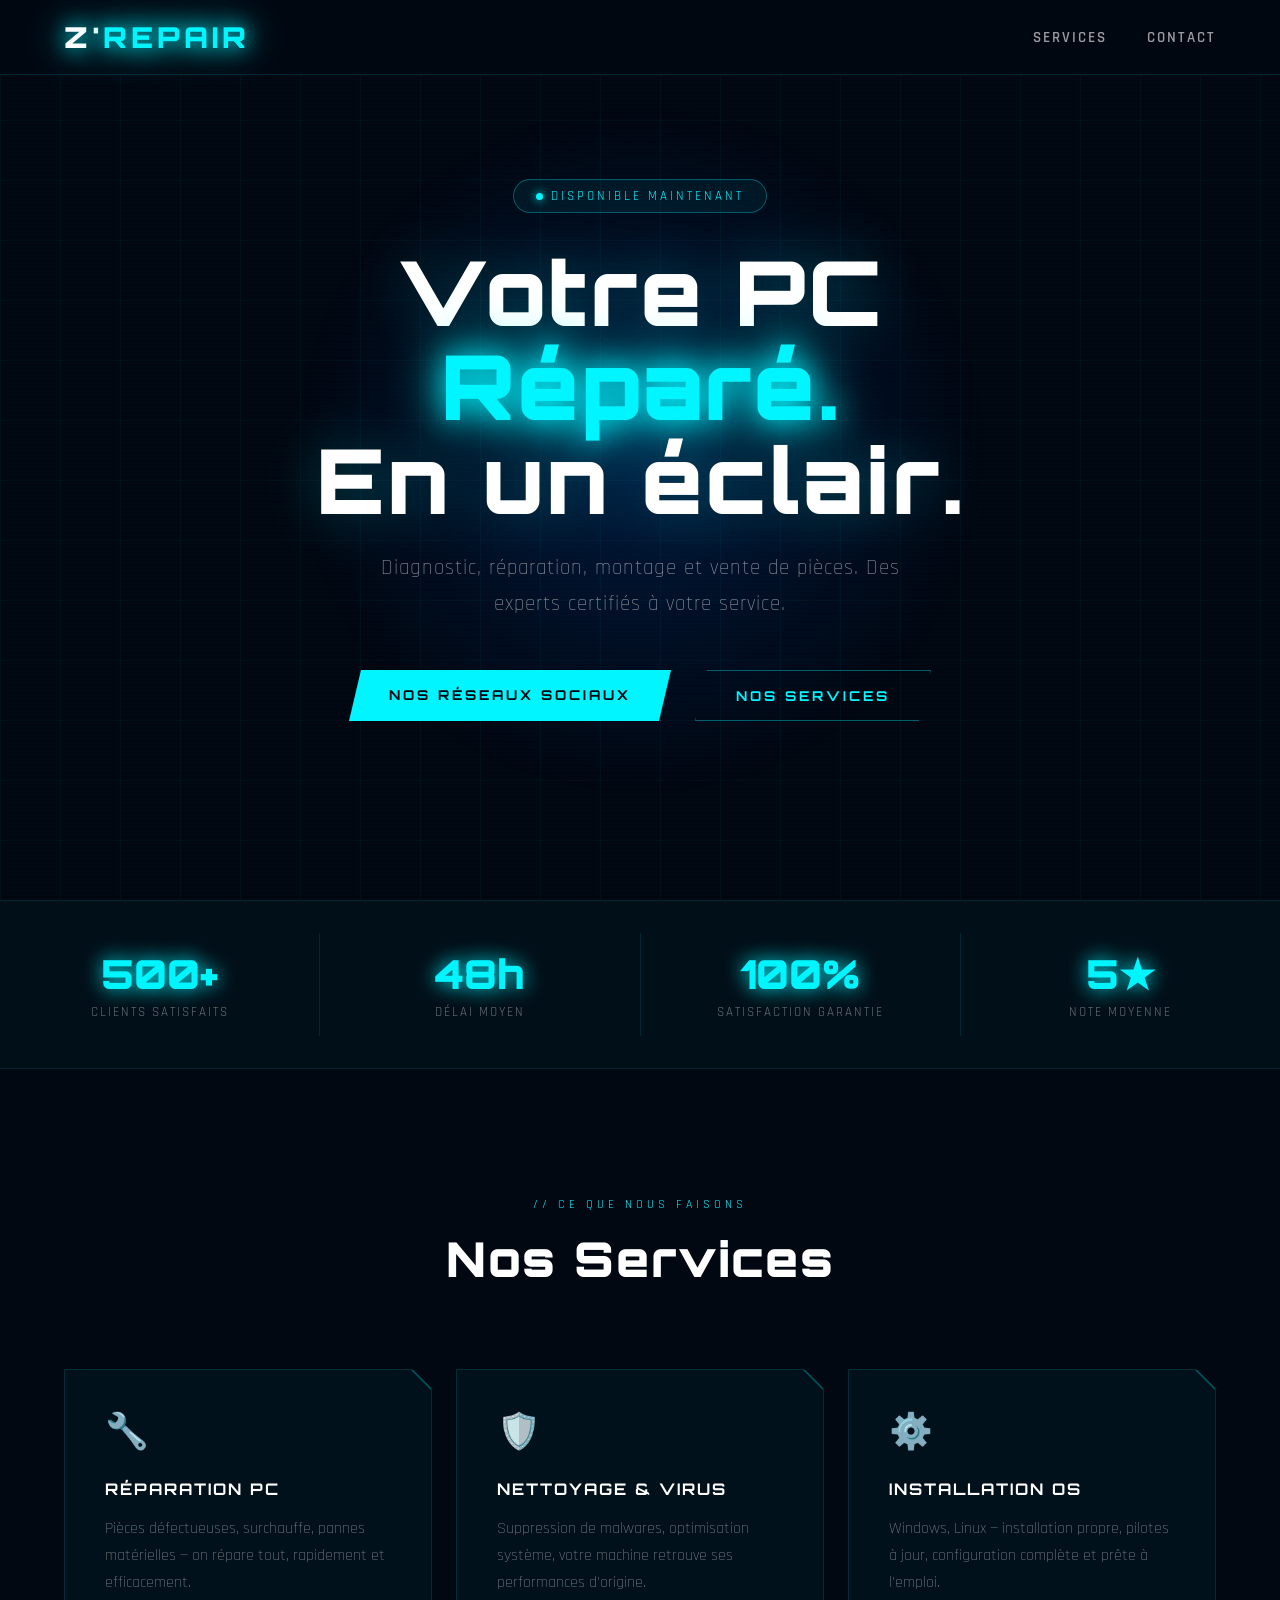
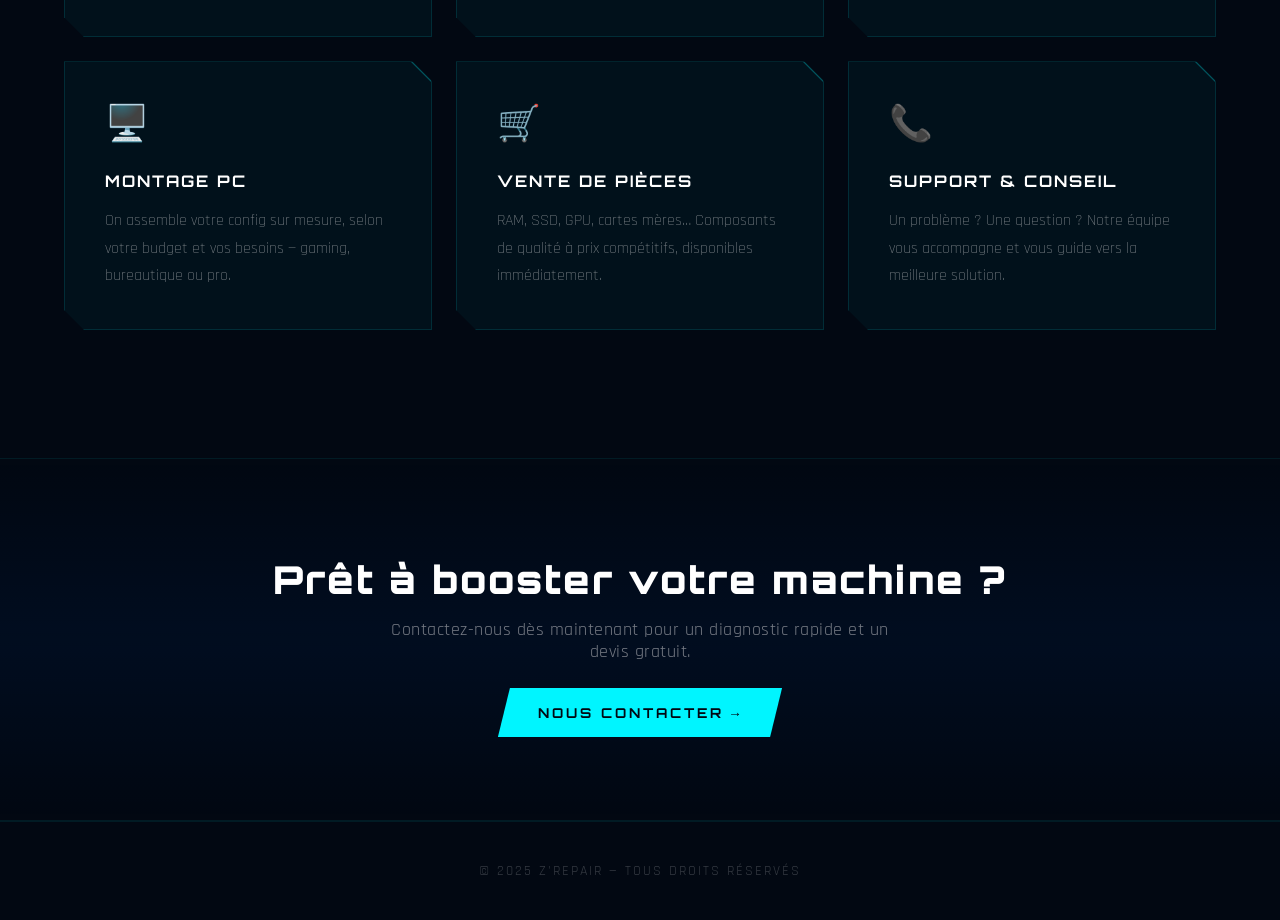
<file: index.html>
<!DOCTYPE html>
<html lang="fr">
<head>
    <meta charset="UTF-8">
    <meta name="viewport" content="width=device-width, initial-scale=1.0">
    <title>Z'Repair — Experts PC & Tech</title>
    <link href="https://fonts.googleapis.com/css2?family=Orbitron:wght@400;700;900&family=Rajdhani:wght@300;400;600&display=swap" rel="stylesheet">
    <style>
        :root {
            --cyan: #00f5ff;
            --blue: #0066ff;
            --dark: #020812;
            --card-bg: rgba(0, 245, 255, 0.04);
            --glow: 0 0 30px rgba(0, 245, 255, 0.35);
        }

        * { margin: 0; padding: 0; box-sizing: border-box; }

        html { scroll-behavior: smooth; }

        body {
            background: var(--dark);
            color: #e0f4ff;
            font-family: 'Rajdhani', sans-serif;
            overflow-x: hidden;
        }

        /* ── GRID BACKGROUND ── */
        body::before {
            content: '';
            position: fixed;
            inset: 0;
            background-image:
                linear-gradient(rgba(0, 245, 255, 0.04) 1px, transparent 1px),
                linear-gradient(90deg, rgba(0, 245, 255, 0.04) 1px, transparent 1px);
            background-size: 60px 60px;
            pointer-events: none;
            z-index: 0;
        }

        /* ── SCANLINES ── */
        body::after {
            content: '';
            position: fixed;
            inset: 0;
            background: repeating-linear-gradient(
                0deg,
                transparent,
                transparent 2px,
                rgba(0,0,0,0.08) 2px,
                rgba(0,0,0,0.08) 4px
            );
            pointer-events: none;
            z-index: 1;
        }

        /* ── HEADER ── */
        header {
            position: fixed;
            top: 0; left: 0; right: 0;
            z-index: 100;
            display: flex;
            align-items: center;
            justify-content: space-between;
            padding: 1.2rem 4rem;
            background: rgba(2, 8, 18, 0.85);
            backdrop-filter: blur(14px);
            border-bottom: 1px solid rgba(0, 245, 255, 0.15);
        }

        .logo-text {
            font-family: 'Orbitron', monospace;
            font-weight: 900;
            font-size: 1.8rem;
            letter-spacing: 4px;
            color: #fff;
            text-shadow: 0 0 20px var(--cyan), 0 0 40px var(--cyan);
        }

        .logo-text span { color: var(--cyan); }

        nav { display: flex; gap: 2.5rem; }

        nav a {
            font-family: 'Rajdhani', sans-serif;
            font-weight: 600;
            font-size: 0.95rem;
            letter-spacing: 2px;
            text-transform: uppercase;
            color: rgba(255,255,255,0.6);
            text-decoration: none;
            transition: color 0.3s;
            position: relative;
        }

        nav a::after {
            content: '';
            position: absolute;
            bottom: -4px; left: 0;
            width: 0; height: 1px;
            background: var(--cyan);
            transition: width 0.3s;
        }

        nav a:hover { color: var(--cyan); }
        nav a:hover::after { width: 100%; }

        /* ── HERO ── */
        .hero {
            position: relative;
            z-index: 2;
            min-height: 100vh;
            display: flex;
            flex-direction: column;
            align-items: center;
            justify-content: center;
            text-align: center;
            padding: 0 2rem;
            overflow: hidden;
        }

        .hero-glow {
            position: absolute;
            width: 700px; height: 700px;
            border-radius: 50%;
            background: radial-gradient(circle, rgba(0, 102, 255, 0.18) 0%, transparent 70%);
            top: 50%; left: 50%;
            transform: translate(-50%, -50%);
            animation: pulse 4s ease-in-out infinite;
        }

        @keyframes pulse {
            0%, 100% { opacity: 0.6; transform: translate(-50%,-50%) scale(1); }
            50% { opacity: 1; transform: translate(-50%,-50%) scale(1.1); }
        }

        .hero-badge {
            display: inline-flex;
            align-items: center;
            gap: 0.5rem;
            border: 1px solid rgba(0, 245, 255, 0.3);
            background: rgba(0, 245, 255, 0.06);
            border-radius: 50px;
            padding: 0.5rem 1.4rem;
            font-size: 0.8rem;
            letter-spacing: 3px;
            text-transform: uppercase;
            color: var(--cyan);
            margin-bottom: 2rem;
            animation: fadeDown 0.8s ease forwards;
        }

        .badge-dot {
            width: 7px; height: 7px;
            border-radius: 50%;
            background: var(--cyan);
            box-shadow: 0 0 8px var(--cyan);
            animation: blink 1.5s ease-in-out infinite;
        }

        @keyframes blink { 0%,100%{opacity:1} 50%{opacity:0.2} }

        .hero h1 {
            font-family: 'Orbitron', monospace;
            font-weight: 900;
            font-size: clamp(2.8rem, 7vw, 6rem);
            line-height: 1.05;
            letter-spacing: 2px;
            color: #fff;
            text-shadow: 0 0 60px rgba(0,245,255,0.3);
            animation: fadeUp 0.9s 0.2s ease both;
            margin-bottom: 1.5rem;
        }

        .hero h1 .accent {
            color: var(--cyan);
            text-shadow: 0 0 30px var(--cyan), 0 0 60px var(--cyan);
        }

        .hero p {
            font-size: 1.3rem;
            font-weight: 300;
            letter-spacing: 1px;
            color: rgba(255,255,255,0.55);
            max-width: 560px;
            line-height: 1.7;
            animation: fadeUp 0.9s 0.4s ease both;
            margin-bottom: 3rem;
        }

        .hero-btns {
            display: flex;
            gap: 1.5rem;
            flex-wrap: wrap;
            justify-content: center;
            animation: fadeUp 0.9s 0.6s ease both;
        }

        .btn-primary {
            position: relative;
            padding: 1rem 2.5rem;
            font-family: 'Orbitron', monospace;
            font-size: 0.85rem;
            font-weight: 700;
            letter-spacing: 3px;
            text-transform: uppercase;
            text-decoration: none;
            color: var(--dark);
            background: var(--cyan);
            border: none;
            cursor: pointer;
            clip-path: polygon(12px 0%, 100% 0%, calc(100% - 12px) 100%, 0% 100%);
            transition: transform 0.2s, box-shadow 0.2s;
            box-shadow: 0 0 25px rgba(0,245,255,0.5);
        }

        .btn-primary:hover {
            transform: translateY(-3px);
            box-shadow: 0 0 50px rgba(0,245,255,0.7);
        }

        .btn-secondary {
            padding: 1rem 2.5rem;
            font-family: 'Orbitron', monospace;
            font-size: 0.85rem;
            font-weight: 700;
            letter-spacing: 3px;
            text-transform: uppercase;
            text-decoration: none;
            color: var(--cyan);
            background: transparent;
            border: 1px solid rgba(0,245,255,0.35);
            cursor: pointer;
            clip-path: polygon(12px 0%, 100% 0%, calc(100% - 12px) 100%, 0% 100%);
            transition: all 0.2s;
        }

        .btn-secondary:hover {
            background: rgba(0,245,255,0.08);
            border-color: var(--cyan);
            transform: translateY(-3px);
        }

        /* ── STATS BAR ── */
        .stats {
            position: relative; z-index: 2;
            display: flex;
            justify-content: center;
            gap: 0;
            border-top: 1px solid rgba(0,245,255,0.1);
            border-bottom: 1px solid rgba(0,245,255,0.1);
            background: rgba(0,245,255,0.03);
            padding: 2rem 0;
            flex-wrap: wrap;
        }

        .stat-item {
            flex: 1;
            min-width: 160px;
            text-align: center;
            padding: 1rem 2rem;
            border-right: 1px solid rgba(0,245,255,0.1);
        }

        .stat-item:last-child { border-right: none; }

        .stat-number {
            font-family: 'Orbitron', monospace;
            font-size: 2.5rem;
            font-weight: 900;
            color: var(--cyan);
            text-shadow: 0 0 20px var(--cyan);
            display: block;
        }

        .stat-label {
            font-size: 0.8rem;
            letter-spacing: 2px;
            text-transform: uppercase;
            color: rgba(255,255,255,0.4);
            margin-top: 0.3rem;
            display: block;
        }

        /* ── SERVICES ── */
        .services {
            position: relative; z-index: 2;
            padding: 8rem 4rem;
            max-width: 1300px;
            margin: 0 auto;
        }

        .section-header {
            text-align: center;
            margin-bottom: 5rem;
        }

        .section-tag {
            font-size: 0.75rem;
            letter-spacing: 4px;
            text-transform: uppercase;
            color: var(--cyan);
            margin-bottom: 1rem;
            display: block;
        }

        .section-header h2 {
            font-family: 'Orbitron', monospace;
            font-size: clamp(1.8rem, 4vw, 3rem);
            font-weight: 900;
            color: #fff;
            letter-spacing: 2px;
        }

        .cards-grid {
            display: grid;
            grid-template-columns: repeat(auto-fit, minmax(280px, 1fr));
            gap: 1.5rem;
        }

        .card {
            position: relative;
            background: var(--card-bg);
            border: 1px solid rgba(0,245,255,0.12);
            padding: 2.5rem;
            overflow: hidden;
            transition: border-color 0.3s, transform 0.3s;
            clip-path: polygon(0 0, calc(100% - 20px) 0, 100% 20px, 100% 100%, 20px 100%, 0 calc(100% - 20px));
        }

        .card::before {
            content: '';
            position: absolute;
            top: 0; right: 0;
            width: 0; height: 0;
            border-style: solid;
            border-width: 0 20px 20px 0;
            border-color: transparent rgba(0,245,255,0.3) transparent transparent;
        }

        .card:hover {
            border-color: rgba(0,245,255,0.4);
            transform: translateY(-6px);
            box-shadow: 0 20px 60px rgba(0,245,255,0.08);
        }

        .card-icon {
            font-size: 2.2rem;
            margin-bottom: 1.5rem;
            display: block;
        }

        .card h3 {
            font-family: 'Orbitron', monospace;
            font-size: 1rem;
            font-weight: 700;
            letter-spacing: 2px;
            color: #fff;
            margin-bottom: 1rem;
            text-transform: uppercase;
        }

        .card p {
            font-size: 1rem;
            color: rgba(255,255,255,0.5);
            line-height: 1.7;
            font-weight: 300;
        }

        .card-line {
            position: absolute;
            bottom: 0; left: 0; right: 0;
            height: 2px;
            background: linear-gradient(90deg, transparent, var(--cyan), transparent);
            transform: scaleX(0);
            transition: transform 0.4s;
        }

        .card:hover .card-line { transform: scaleX(1); }

        /* ── CTA SECTION ── */
        .cta-section {
            position: relative; z-index: 2;
            text-align: center;
            padding: 6rem 2rem;
            background: linear-gradient(180deg, transparent, rgba(0,102,255,0.06), transparent);
            border-top: 1px solid rgba(0,245,255,0.08);
            border-bottom: 1px solid rgba(0,245,255,0.08);
        }

        .cta-section h2 {
            font-family: 'Orbitron', monospace;
            font-size: clamp(1.5rem, 3vw, 2.5rem);
            font-weight: 900;
            color: #fff;
            margin-bottom: 1rem;
            letter-spacing: 2px;
        }

        .cta-section p {
            font-size: 1.1rem;
            color: rgba(255,255,255,0.45);
            max-width: 500px;
            margin: 0 auto 2.5rem;
            letter-spacing: 0.5px;
        }

        /* ── FOOTER ── */
        footer {
            position: relative; z-index: 2;
            text-align: center;
            padding: 2.5rem;
            border-top: 1px solid rgba(0,245,255,0.08);
            font-size: 0.85rem;
            letter-spacing: 2px;
            text-transform: uppercase;
            color: rgba(255,255,255,0.2);
        }

        /* ── ANIMATIONS ── */
        @keyframes fadeUp {
            from { opacity: 0; transform: translateY(30px); }
            to { opacity: 1; transform: translateY(0); }
        }

        @keyframes fadeDown {
            from { opacity: 0; transform: translateY(-20px); }
            to { opacity: 1; transform: translateY(0); }
        }

        /* ── RESPONSIVE ── */
        @media (max-width: 768px) {
            header { padding: 1rem 1.5rem; }
            nav { display: none; }
            .services { padding: 5rem 1.5rem; }
            .stat-item { min-width: 130px; }
        }
    </style>
</head>
<body>

    <!-- HEADER -->
    <header>
        <div class="logo-text">Z'<span>REPAIR</span></div>
        <nav>
            <a href="#services">Services</a>
            <a href="#contact">Contact</a>
        </nav>
    </header>

    <!-- HERO -->
    <section class="hero">
        <div class="hero-glow"></div>
        <div class="hero-badge">
            <span class="badge-dot"></span>
            Disponible maintenant
        </div>
        <h1>Votre PC<br><span class="accent">Réparé.</span><br>En un éclair.</h1>
        <p>Diagnostic, réparation, montage et vente de pièces. Des experts certifiés à votre service.</p>
        <div class="hero-btns">
            <a href="contact.html" class="btn-primary">Nos réseaux sociaux</a>
            <a href="#services" class="btn-secondary">Nos services</a>
        </div>
    </section>

    <!-- STATS -->
    <div class="stats">
        <div class="stat-item">
            <span class="stat-number">500+</span>
            <span class="stat-label">Clients satisfaits</span>
        </div>
        <div class="stat-item">
            <span class="stat-number">48h</span>
            <span class="stat-label">Délai moyen</span>
        </div>
        <div class="stat-item">
            <span class="stat-number">100%</span>
            <span class="stat-label">Satisfaction garantie</span>
        </div>
        <div class="stat-item">
            <span class="stat-number">5★</span>
            <span class="stat-label">Note moyenne</span>
        </div>
    </div>

    <!-- SERVICES -->
    <section class="services" id="services">
        <div class="section-header">
            <span class="section-tag">// Ce que nous faisons</span>
            <h2>Nos Services</h2>
        </div>
        <div class="cards-grid">

            <div class="card">
                <span class="card-icon">🔧</span>
                <h3>Réparation PC</h3>
                <p>Pièces défectueuses, surchauffe, pannes matérielles — on répare tout, rapidement et efficacement.</p>
                <div class="card-line"></div>
            </div>

            <div class="card">
                <span class="card-icon">🛡️</span>
                <h3>Nettoyage & Virus</h3>
                <p>Suppression de malwares, optimisation système, votre machine retrouve ses performances d'origine.</p>
                <div class="card-line"></div>
            </div>

            <div class="card">
                <span class="card-icon">⚙️</span>
                <h3>Installation OS</h3>
                <p>Windows, Linux — installation propre, pilotes à jour, configuration complète et prête à l'emploi.</p>
                <div class="card-line"></div>
            </div>

            <div class="card">
                <span class="card-icon">🖥️</span>
                <h3>Montage PC</h3>
                <p>On assemble votre config sur mesure, selon votre budget et vos besoins — gaming, bureautique ou pro.</p>
                <div class="card-line"></div>
            </div>

            <div class="card">
                <span class="card-icon">🛒</span>
                <h3>Vente de Pièces</h3>
                <p>RAM, SSD, GPU, cartes mères… Composants de qualité à prix compétitifs, disponibles immédiatement.</p>
                <div class="card-line"></div>
            </div>

            <div class="card">
                <span class="card-icon">📞</span>
                <h3>Support & Conseil</h3>
                <p>Un problème ? Une question ? Notre équipe vous accompagne et vous guide vers la meilleure solution.</p>
                <div class="card-line"></div>
            </div>

        </div>
    </section>

    <!-- CTA -->
    <section class="cta-section" id="contact">
        <h2>Prêt à booster votre machine ?</h2>
        <p>Contactez-nous dès maintenant pour un diagnostic rapide et un devis gratuit.</p>
        <a href="contact.html" class="btn-primary">Nous contacter →</a>
    </section>

    <!-- FOOTER -->
    <footer>
        <p>© 2025 Z'Repair — Tous droits réservés</p>
    </footer>

</body>
</html>
</file>
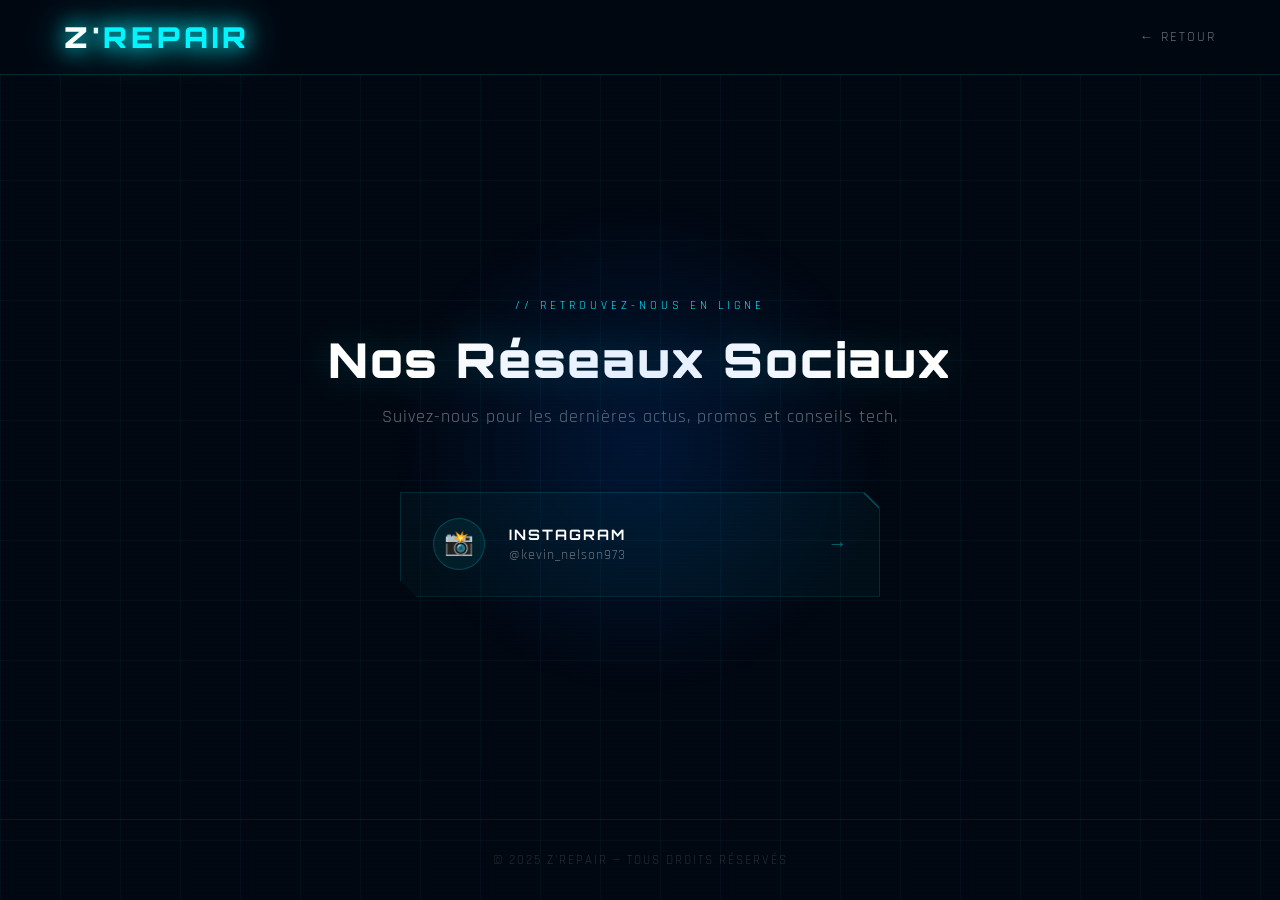
<file: contact.html>
<!DOCTYPE html>
<html lang="fr">
<head>
    <meta charset="UTF-8">
    <meta name="viewport" content="width=device-width, initial-scale=1.0">
    <title>Réseaux Sociaux — Z'Repair</title>
    <link href="https://fonts.googleapis.com/css2?family=Orbitron:wght@400;700;900&family=Rajdhani:wght@300;400;600&display=swap" rel="stylesheet">
    <style>
        :root {
            --cyan: #00f5ff;
            --blue: #0066ff;
            --dark: #020812;
        }

        * { margin: 0; padding: 0; box-sizing: border-box; }

        body {
            background: var(--dark);
            color: #e0f4ff;
            font-family: 'Rajdhani', sans-serif;
            min-height: 100vh;
            display: flex;
            flex-direction: column;
            overflow-x: hidden;
        }

        body::before {
            content: '';
            position: fixed;
            inset: 0;
            background-image:
                linear-gradient(rgba(0,245,255,0.04) 1px, transparent 1px),
                linear-gradient(90deg, rgba(0,245,255,0.04) 1px, transparent 1px);
            background-size: 60px 60px;
            pointer-events: none;
            z-index: 0;
        }

        body::after {
            content: '';
            position: fixed;
            inset: 0;
            background: repeating-linear-gradient(
                0deg, transparent, transparent 2px,
                rgba(0,0,0,0.07) 2px, rgba(0,0,0,0.07) 4px
            );
            pointer-events: none;
            z-index: 1;
        }

        /* HEADER */
        header {
            position: relative; z-index: 10;
            display: flex;
            align-items: center;
            justify-content: space-between;
            padding: 1.2rem 4rem;
            background: rgba(2,8,18,0.85);
            backdrop-filter: blur(14px);
            border-bottom: 1px solid rgba(0,245,255,0.15);
        }

        .logo-text {
            font-family: 'Orbitron', monospace;
            font-weight: 900;
            font-size: 1.8rem;
            letter-spacing: 4px;
            color: #fff;
            text-shadow: 0 0 20px var(--cyan), 0 0 40px var(--cyan);
            text-decoration: none;
        }

        .logo-text span { color: var(--cyan); }

        .back-link {
            font-family: 'Rajdhani', sans-serif;
            font-size: 0.85rem;
            letter-spacing: 2px;
            text-transform: uppercase;
            color: rgba(255,255,255,0.4);
            text-decoration: none;
            transition: color 0.3s;
        }

        .back-link:hover { color: var(--cyan); }

        /* MAIN */
        main {
            position: relative; z-index: 2;
            flex: 1;
            display: flex;
            flex-direction: column;
            align-items: center;
            justify-content: center;
            padding: 5rem 2rem;
        }

        .glow-orb {
            position: absolute;
            width: 500px; height: 500px;
            border-radius: 50%;
            background: radial-gradient(circle, rgba(0,102,255,0.15) 0%, transparent 70%);
            top: 50%; left: 50%;
            transform: translate(-50%, -50%);
            animation: pulse 4s ease-in-out infinite;
            pointer-events: none;
        }

        @keyframes pulse {
            0%,100% { opacity: 0.6; transform: translate(-50%,-50%) scale(1); }
            50% { opacity: 1; transform: translate(-50%,-50%) scale(1.12); }
        }

        .section-tag {
            font-size: 0.75rem;
            letter-spacing: 4px;
            text-transform: uppercase;
            color: var(--cyan);
            margin-bottom: 1rem;
            display: block;
            text-align: center;
        }

        h2 {
            font-family: 'Orbitron', monospace;
            font-size: clamp(1.8rem, 4vw, 3rem);
            font-weight: 900;
            color: #fff;
            letter-spacing: 2px;
            text-align: center;
            margin-bottom: 1rem;
            text-shadow: 0 0 40px rgba(0,245,255,0.2);
        }

        .subtitle {
            font-size: 1.1rem;
            color: rgba(255,255,255,0.4);
            letter-spacing: 1px;
            text-align: center;
            margin-bottom: 4rem;
        }

        /* CARDS */
        .socials-grid {
            display: flex;
            flex-direction: column;
            gap: 1.2rem;
            width: 100%;
            max-width: 480px;
        }

        .social-card {
            position: relative;
            display: flex;
            align-items: center;
            gap: 1.5rem;
            padding: 1.6rem 2rem;
            background: rgba(0,245,255,0.03);
            border: 1px solid rgba(0,245,255,0.12);
            text-decoration: none;
            color: #fff;
            clip-path: polygon(0 0, calc(100% - 16px) 0, 100% 16px, 100% 100%, 16px 100%, 0 calc(100% - 16px));
            transition: all 0.3s;
            overflow: hidden;
            animation: fadeUp 0.6s ease both;
        }

        .social-card:nth-child(1) { animation-delay: 0.1s; }
        .social-card:nth-child(2) { animation-delay: 0.2s; }
        .social-card:nth-child(3) { animation-delay: 0.3s; }

        @keyframes fadeUp {
            from { opacity: 0; transform: translateY(25px); }
            to   { opacity: 1; transform: translateY(0); }
        }

        .social-card::before {
            content: '';
            position: absolute;
            top: 0; right: 0;
            border-style: solid;
            border-width: 0 16px 16px 0;
            border-color: transparent rgba(0,245,255,0.25) transparent transparent;
        }

        .social-card::after {
            content: '';
            position: absolute;
            bottom: 0; left: 0; right: 0;
            height: 2px;
            background: linear-gradient(90deg, transparent, var(--cyan), transparent);
            transform: scaleX(0);
            transition: transform 0.4s;
        }

        .social-card:hover {
            border-color: rgba(0,245,255,0.4);
            background: rgba(0,245,255,0.06);
            transform: translateX(6px);
            box-shadow: -4px 0 30px rgba(0,245,255,0.1);
        }

        .social-card:hover::after { transform: scaleX(1); }

        .social-icon {
            width: 52px; height: 52px;
            border-radius: 50%;
            display: flex;
            align-items: center;
            justify-content: center;
            font-size: 1.5rem;
            flex-shrink: 0;
            border: 1px solid rgba(0,245,255,0.2);
            background: rgba(0,245,255,0.06);
            transition: box-shadow 0.3s;
        }

        .social-card:hover .social-icon {
            box-shadow: 0 0 20px rgba(0,245,255,0.3);
        }

        .social-info { flex: 1; }

        .social-name {
            font-family: 'Orbitron', monospace;
            font-size: 0.9rem;
            font-weight: 700;
            letter-spacing: 2px;
            text-transform: uppercase;
            color: #fff;
            display: block;
        }

        .social-handle {
            font-size: 0.9rem;
            color: rgba(255,255,255,0.4);
            letter-spacing: 1px;
            margin-top: 0.2rem;
            display: block;
        }

        .social-arrow {
            font-size: 1.2rem;
            color: rgba(0,245,255,0.4);
            transition: transform 0.3s, color 0.3s;
        }

        .social-card:hover .social-arrow {
            transform: translateX(5px);
            color: var(--cyan);
        }

        /* FOOTER */
        footer {
            position: relative; z-index: 2;
            text-align: center;
            padding: 2rem;
            border-top: 1px solid rgba(0,245,255,0.08);
            font-size: 0.8rem;
            letter-spacing: 2px;
            text-transform: uppercase;
            color: rgba(255,255,255,0.15);
        }

        @media (max-width: 600px) {
            header { padding: 1rem 1.5rem; }
        }
    </style>
</head>
<body>

    <header>
        <a href="index.html" class="logo-text">Z'<span>REPAIR</span></a>
        <a href="index.html" class="back-link">← Retour</a>
    </header>

    <main>
        <div class="glow-orb"></div>

        <span class="section-tag">// Retrouvez-nous en ligne</span>
        <h2>Nos Réseaux Sociaux</h2>
        <p class="subtitle">Suivez-nous pour les dernières actus, promos et conseils tech.</p>

        <div class="socials-grid">

            <a href="https://instagram.com/kevin_nelson973" target="_blank" class="social-card">
                <div class="social-icon">📸</div>
                <div class="social-info">
                    <span class="social-name">Instagram</span>
                    <span class="social-handle">@kevin_nelson973</span>
                </div>
                <span class="social-arrow">→</span>
            </a>

        </div>
    </main>

    <footer>
        <p>© 2025 Z'Repair — Tous droits réservés</p>
    </footer>

</body>
</html>
</file>
